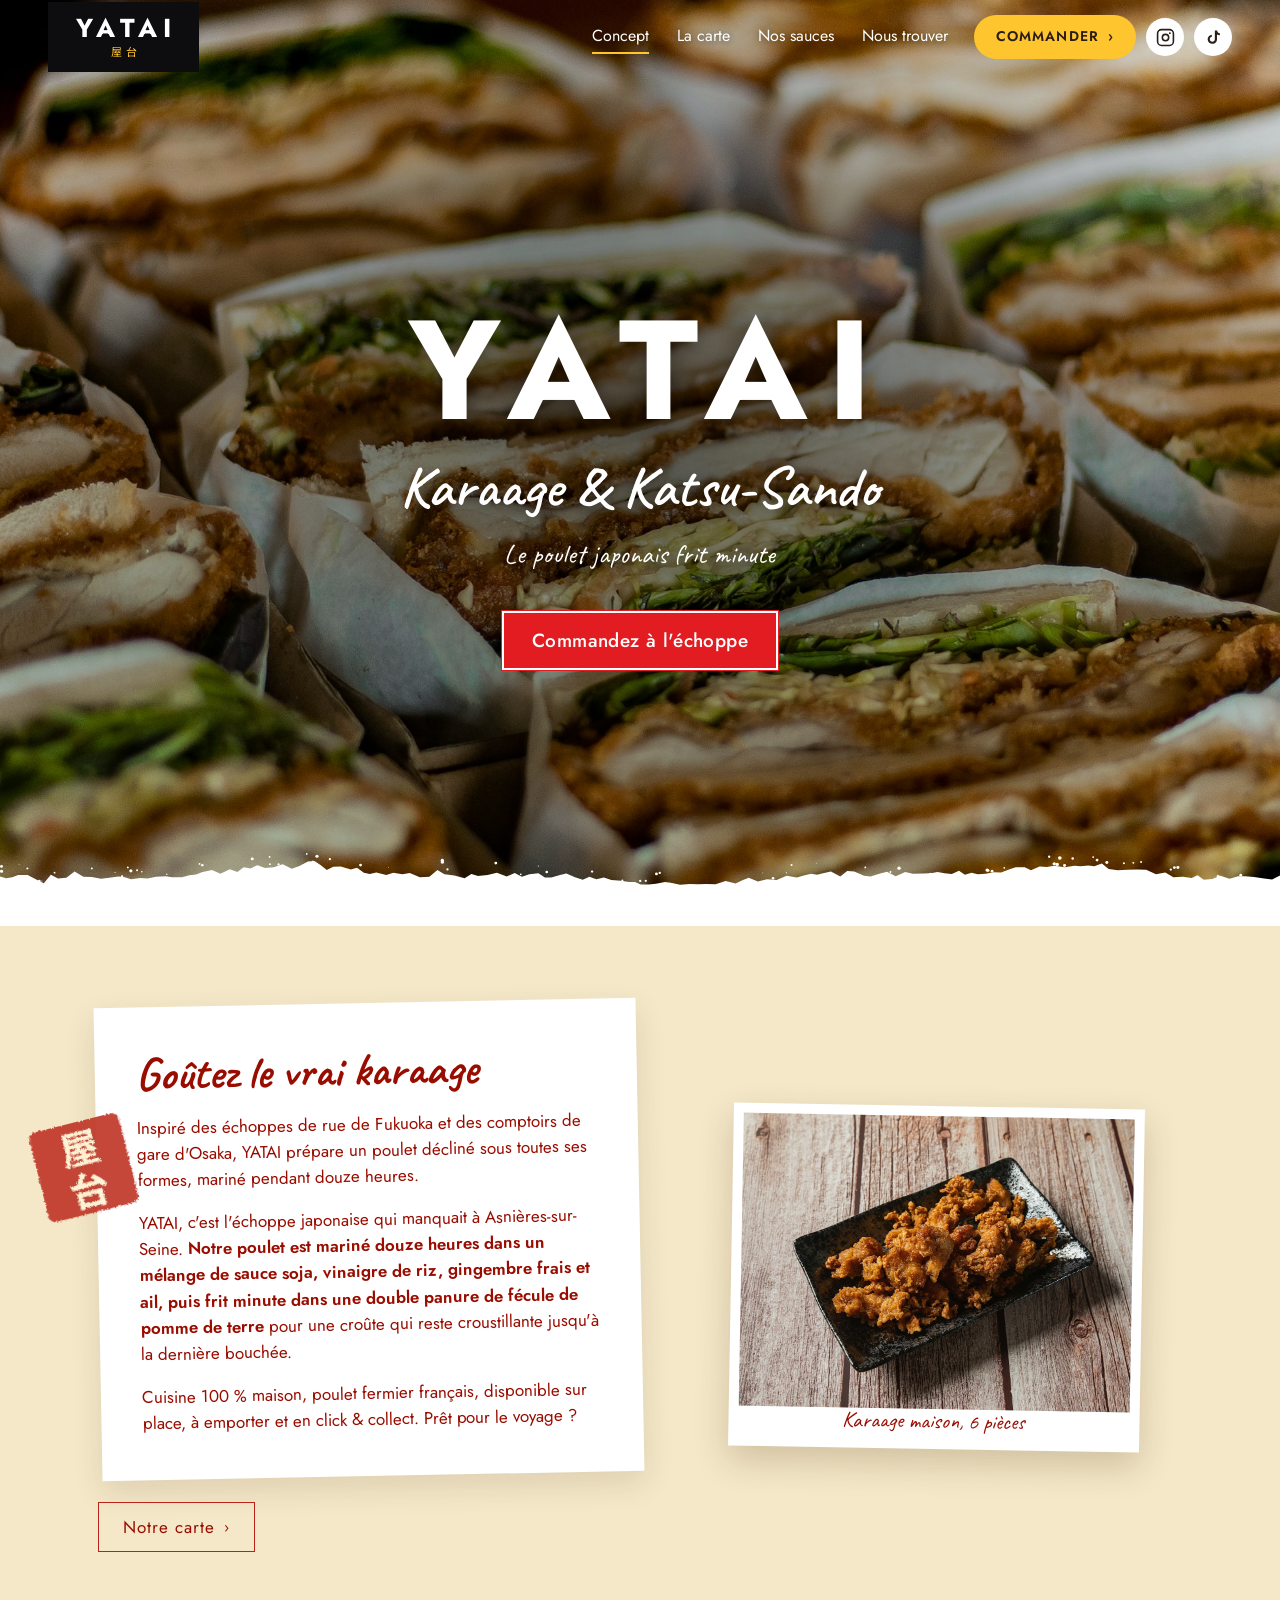
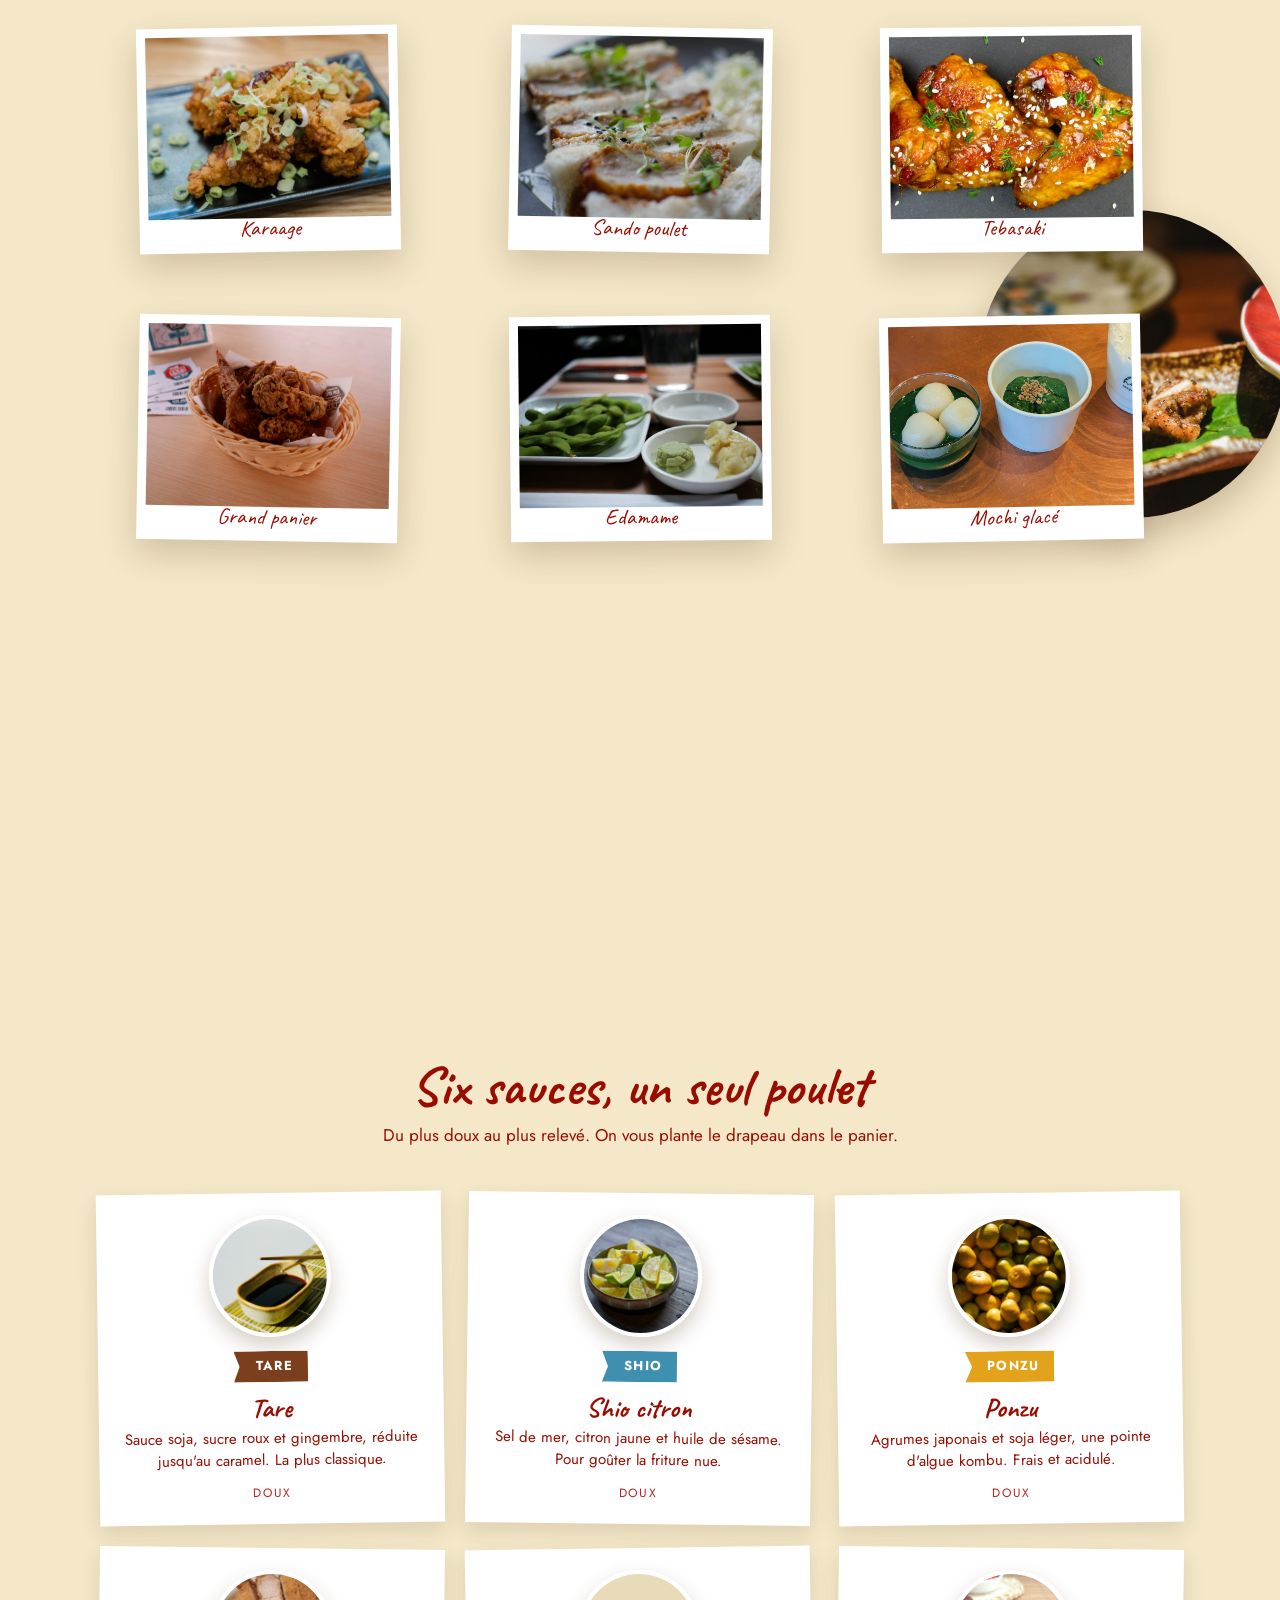
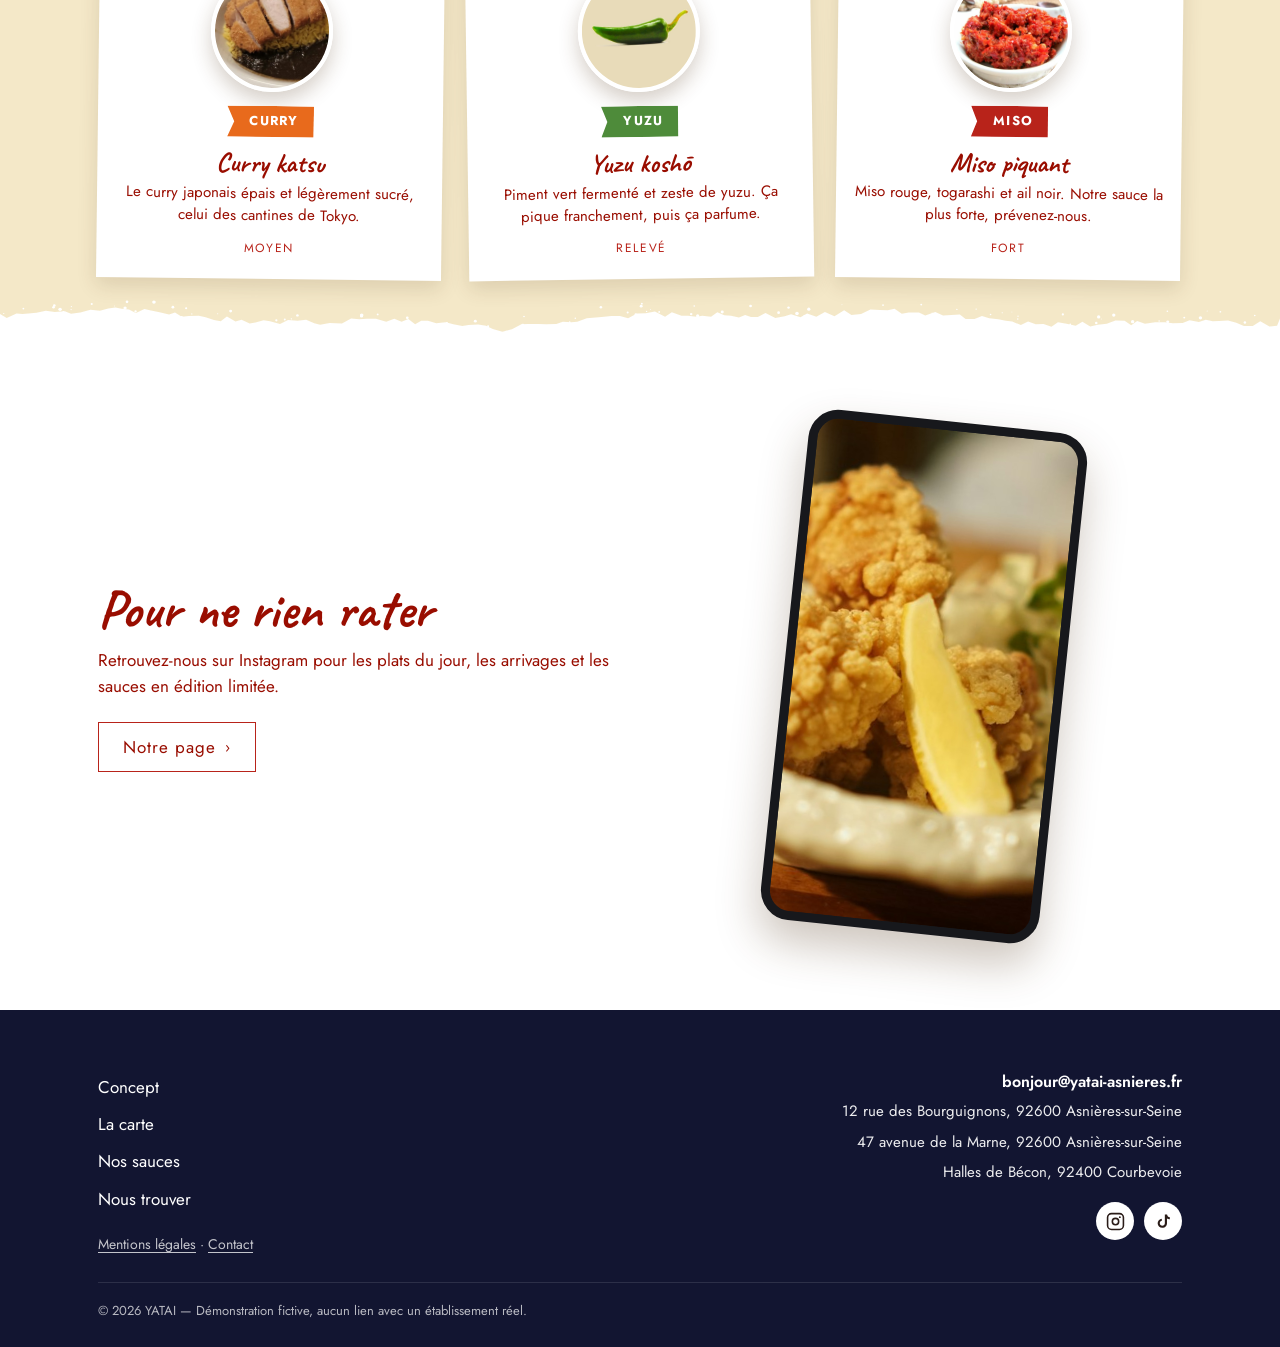
<file: index.html>
<!DOCTYPE html>
<html lang="fr">
<head>
<meta charset="utf-8">
<meta name="viewport" content="width=device-width, initial-scale=1">
<title>YATAI — Karaage & Katsu-Sando à Asnières-sur-Seine</title>
<link rel="icon" href="images/favicon/favicon.ico" sizes="48x48">
<link rel="icon" type="image/png" sizes="32x32" href="images/favicon/favicon-32.png">
<link rel="icon" type="image/png" sizes="16x16" href="images/favicon/favicon-16.png">
<link rel="apple-touch-icon" href="images/favicon/apple-touch-icon.png">
<meta name="description" content="Le poulet japonais frit minute. Karaage mariné 12 heures, katsu-sando et six sauces maison. YATAI, échoppe japonaise à Asnières-sur-Seine.">
<link rel="stylesheet" href="css/style.css?v=2">
</head>
<body>

<header class="header" id="header">
  <div class="wrap">
    <a class="logo-plate" href="index.html">
      <span class="name">YATAI</span>
      <span class="kanji">屋台</span>
    </a>
    <nav class="nav" aria-label="Navigation principale">
      <a href="index.html" aria-current="page">Concept</a>
      <a href="carte.html">La carte</a>
      <a href="index.html#sauces">Nos sauces</a>
      <a href="contact.html">Nous trouver</a>
    </nav>
    <div class="header-side">
      <a class="btn btn--yellow" href="carte.html">Commander <span class="chev">&rsaquo;</span></a>
      <a class="social" href="#" aria-label="Instagram">
        <svg viewBox="0 0 24 24" fill="none" stroke="currentColor" stroke-width="2"><rect x="2" y="2" width="20" height="20" rx="5"/><circle cx="12" cy="12" r="4"/><circle cx="17.5" cy="6.5" r="1.2" fill="currentColor" stroke="none"/></svg>
      </a>
      <a class="social" href="#" aria-label="TikTok">
        <svg viewBox="0 0 24 24" fill="currentColor"><path d="M16.5 3c.3 2 1.5 3.4 3.5 3.6v2.6c-1.3.1-2.5-.3-3.6-1v5.9c0 3.4-2.6 5.9-5.9 5.9S4.6 17.5 4.6 14.2c0-3 2.3-5.5 5.3-5.8v2.7c-1.5.3-2.6 1.6-2.6 3.1 0 1.8 1.4 3.2 3.2 3.2s3.2-1.4 3.2-3.2V3h2.8z"/></svg>
      </a>
      <button class="burger" id="burger" aria-label="Ouvrir le menu" aria-expanded="false" aria-controls="mobile-nav"><span></span></button>
    </div>
  </div>
</header>

<nav class="mobile-nav" id="mobile-nav" aria-label="Navigation mobile">
  <a href="index.html">Concept</a>
  <a href="carte.html">La carte</a>
  <a href="index.html#sauces">Nos sauces</a>
  <a href="contact.html">Nous trouver</a>
  <a class="btn btn--yellow" href="carte.html">Commander</a>
</nav>

<main>

  <section class="hero">
    <div class="hero-bg"></div>
    <div class="wrap">
      <h1 class="hero-name">YATAI</h1>
      <p class="hero-tagline">Karaage &amp; Katsu-Sando</p>
      <p class="hero-sub">Le poulet japonais frit minute</p>
      <a class="btn btn--hero" href="carte.html">Commandez à l'échoppe</a>
    </div>
  </section>

  <div class="torn torn--white-a" aria-hidden="true"></div>
  <div class="band-white" style="height:26px"></div>

  <section class="story band-cream">
    <div class="wrap">
      <div class="story-row">
        <div>
          <div class="paper-card tilt-l story-lead reveal">
            <svg class="hanko hanko--story" viewBox="0 0 100 100" aria-hidden="true">
              <defs><filter id="stamp"><feTurbulence type="fractalNoise" baseFrequency="0.5" numOctaves="3" result="n"/><feDisplacementMap in="SourceGraphic" in2="n" scale="4"/></filter></defs>
              <g filter="url(#stamp)">
                <rect x="5" y="5" width="90" height="90" rx="7" fill="#C0392B"/>
                <text x="50" y="45" text-anchor="middle" font-size="38" font-weight="700" fill="#FFF3D6" font-family="Noto Sans JP, sans-serif">屋</text>
                <text x="50" y="87" text-anchor="middle" font-size="38" font-weight="700" fill="#FFF3D6" font-family="Noto Sans JP, sans-serif">台</text>
              </g>
            </svg>
            <h2>Goûtez le vrai karaage</h2>
            <p>Inspiré des échoppes de rue de Fukuoka et des comptoirs de gare d'Osaka, YATAI prépare un poulet décliné sous toutes ses formes, mariné pendant douze heures.</p>
            <p>YATAI, c'est l'échoppe japonaise qui manquait à Asnières-sur-Seine. <strong>Notre poulet est mariné douze heures dans un mélange de sauce soja, vinaigre de riz, gingembre frais et ail, puis frit minute dans une double panure de fécule de pomme de terre</strong> pour une croûte qui reste croustillante jusqu'à la dernière bouchée.</p>
            <p>Cuisine 100 % maison, poulet fermier français, disponible sur place, à emporter et en click &amp; collect. Prêt pour le voyage ?</p>
          </div>
          <div class="story-actions">
            <a class="btn btn--outline" href="carte.html">Notre carte <span class="chev">&rsaquo;</span></a>
          </div>
        </div>

        <figure class="snap tilt-r reveal">
          <img src="images/karaage-plateau.jpg" alt="Karaage servi sur un plateau noir" width="1300" height="867" loading="lazy">
          <figcaption>Karaage maison, 6 pièces</figcaption>
        </figure>
      </div>

      <div class="float-plate fp-right plate" aria-hidden="true">
        <img src="images/grille.jpg" alt="" width="1200" height="800" loading="lazy">
      </div>

      <div class="product-strip reveal">
        <figure class="snap tilt-l">
          <img src="images/karaage-bleu.jpg" alt="Karaage nature servi sur une assiette bleue" width="1200" height="800" loading="lazy">
          <figcaption>Karaage</figcaption>
        </figure>
        <figure class="snap tilt-r">
          <img src="images/sando-poulet.jpg" alt="Katsu-sando au poulet coupé en deux" width="1000" height="667" loading="lazy">
          <figcaption>Sando poulet</figcaption>
        </figure>
        <figure class="snap tilt-l2">
          <img src="images/tebasaki.jpg" alt="Ailes de poulet laquées au sésame" width="1000" height="563" loading="lazy">
          <figcaption>Tebasaki</figcaption>
        </figure>
        <figure class="snap tilt-r">
          <img src="images/karaage-panier.jpg" alt="Grand panier de karaage à partager" width="1200" height="800" loading="lazy">
          <figcaption>Grand panier</figcaption>
        </figure>
        <figure class="snap tilt-l2">
          <img src="images/edamame.jpg" alt="Edamame servis avec du sel de yuzu" width="900" height="600" loading="lazy">
          <figcaption>Edamame</figcaption>
        </figure>
        <figure class="snap tilt-l">
          <img src="images/mochi.jpg" alt="Mochi glacés au sésame et au matcha" width="900" height="675" loading="lazy">
          <figcaption>Mochi glacé</figcaption>
        </figure>
      </div>

      <p class="strip-note reveal">Tout est à la carte, frit à la commande. <a href="carte.html">Voir la carte complète &rsaquo;</a></p>

      <div class="mini-cards">
        <div class="paper-card mini-card tilt-l2 reveal">
          <h3>Le karaage, c'est quoi ?</h3>
          <p>Du poulet mariné, fariné à la fécule, frit deux fois. Rien à voir avec une panure occidentale.</p>
          <a class="btn btn--outline" href="#sauces">Nos sauces <span class="chev">&rsaquo;</span></a>
        </div>
        <div class="paper-card mini-card tilt-r reveal">
          <h3>Le produit d'abord</h3>
          <p>Poulet fermier français, huile filtrée deux fois par jour, sauces préparées le matin même. Ce qui sort de la friteuse a moins de trois minutes.</p>
          <a class="btn btn--outline" href="contact.html">Nous trouver <span class="chev">&rsaquo;</span></a>
        </div>
      </div>
    </div>
  </section>

  <section class="sauces band-cream" id="sauces">
    <div class="wrap">
      <div class="sauces-head reveal">
        <h2>Six sauces, un seul poulet</h2>
        <p>Du plus doux au plus relevé. On vous plante le drapeau dans le panier.</p>
      </div>

      <div class="sauce-grid reveal">
        <article class="sauce">
          <img class="sauce-photo" src="images/sauce-tare.jpg" alt="Bol de sauce soja sur une natte de bambou" width="700" height="700" loading="lazy">
          <span class="flag" style="background:#7B3F1D">Tare</span>
          <h3>Tare</h3>
          <p>Sauce soja, sucre roux et gingembre, réduite jusqu'au caramel. La plus classique.</p>
          <span class="heat">Doux</span>
        </article>
        <article class="sauce">
          <img class="sauce-photo" src="images/sauce-shio.jpg" alt="Citrons coupés dans un bol" width="700" height="700" loading="lazy">
          <span class="flag" style="background:#3E8FB0">Shio</span>
          <h3>Shio citron</h3>
          <p>Sel de mer, citron jaune et huile de sésame. Pour goûter la friture nue.</p>
          <span class="heat">Doux</span>
        </article>
        <article class="sauce">
          <img class="sauce-photo" src="images/sauce-ponzu.jpg" alt="Agrumes japonais entiers" width="700" height="700" loading="lazy">
          <span class="flag" style="background:#E3A21B">Ponzu</span>
          <h3>Ponzu</h3>
          <p>Agrumes japonais et soja léger, une pointe d'algue kombu. Frais et acidulé.</p>
          <span class="heat">Doux</span>
        </article>
        <article class="sauce">
          <img class="sauce-photo" src="images/sauce-curry.jpg" alt="Assiette de curry katsu avec riz" width="700" height="700" loading="lazy">
          <span class="flag" style="background:#E86A1C">Curry</span>
          <h3>Curry katsu</h3>
          <p>Le curry japonais épais et légèrement sucré, celui des cantines de Tokyo.</p>
          <span class="heat">Moyen</span>
        </article>
        <article class="sauce">
          <img class="sauce-photo" src="images/sauce-yuzu.jpg" alt="Piment vert frais" width="700" height="700" loading="lazy">
          <span class="flag" style="background:#4E8B3A">Yuzu</span>
          <h3>Yuzu koshō</h3>
          <p>Piment vert fermenté et zeste de yuzu. Ça pique franchement, puis ça parfume.</p>
          <span class="heat">Relevé</span>
        </article>
        <article class="sauce">
          <img class="sauce-photo" src="images/sauce-miso.jpg" alt="Pâte de miso pimentée dans un bol" width="700" height="700" loading="lazy">
          <span class="flag" style="background:#B8231A">Miso</span>
          <h3>Miso piquant</h3>
          <p>Miso rouge, togarashi et ail noir. Notre sauce la plus forte, prévenez-nous.</p>
          <span class="heat">Fort</span>
        </article>
      </div>
    </div>
  </section>

  <div class="torn torn--white-b" aria-hidden="true"></div>

  <section class="social-section band-white">
    <div class="wrap">
      <div class="social-row">
        <div class="reveal">
          <h2>Pour ne rien rater</h2>
          <p>Retrouvez-nous sur Instagram pour les plats du jour, les arrivages et les sauces en édition limitée.</p>
          <a class="btn btn--outline" href="#">Notre page <span class="chev">&rsaquo;</span></a>
        </div>
        <div class="phone reveal">
          <img src="images/karaage-citron.jpg" alt="Karaage servi avec un quartier de citron" width="1100" height="2078" loading="lazy">
        </div>
      </div>
    </div>
  </section>

</main>

<footer class="footer">
  <div class="wrap">
    <div class="footer-grid">
      <div>
        <ul class="footer-nav">
          <li><a href="index.html">Concept</a></li>
          <li><a href="carte.html">La carte</a></li>
          <li><a href="index.html#sauces">Nos sauces</a></li>
          <li><a href="contact.html">Nous trouver</a></li>
        </ul>
        <p class="footer-legal"><a href="#">Mentions légales</a> &middot; <a href="contact.html">Contact</a></p>
      </div>
      <div class="footer-right">
        <h4><a href="mailto:bonjour@yatai-asnieres.fr">bonjour@yatai-asnieres.fr</a></h4>
        <ul>
          <li>12 rue des Bourguignons, 92600 Asnières-sur-Seine</li>
          <li>47 avenue de la Marne, 92600 Asnières-sur-Seine</li>
          <li>Halles de Bécon, 92400 Courbevoie</li>
        </ul>
        <div class="footer-socials">
          <a class="social" href="#" aria-label="Instagram">
            <svg viewBox="0 0 24 24" fill="none" stroke="currentColor" stroke-width="2"><rect x="2" y="2" width="20" height="20" rx="5"/><circle cx="12" cy="12" r="4"/><circle cx="17.5" cy="6.5" r="1.2" fill="currentColor" stroke="none"/></svg>
          </a>
          <a class="social" href="#" aria-label="TikTok">
            <svg viewBox="0 0 24 24" fill="currentColor"><path d="M16.5 3c.3 2 1.5 3.4 3.5 3.6v2.6c-1.3.1-2.5-.3-3.6-1v5.9c0 3.4-2.6 5.9-5.9 5.9S4.6 17.5 4.6 14.2c0-3 2.3-5.5 5.3-5.8v2.7c-1.5.3-2.6 1.6-2.6 3.1 0 1.8 1.4 3.2 3.2 3.2s3.2-1.4 3.2-3.2V3h2.8z"/></svg>
          </a>
        </div>
      </div>
    </div>
    <div class="footer-bottom">
      <span>© 2026 YATAI — Démonstration fictive, aucun lien avec un établissement réel.</span>
    </div>
  </div>
</footer>

<script src="js/main.js?v=2"></script>
</body>
</html>
</file>
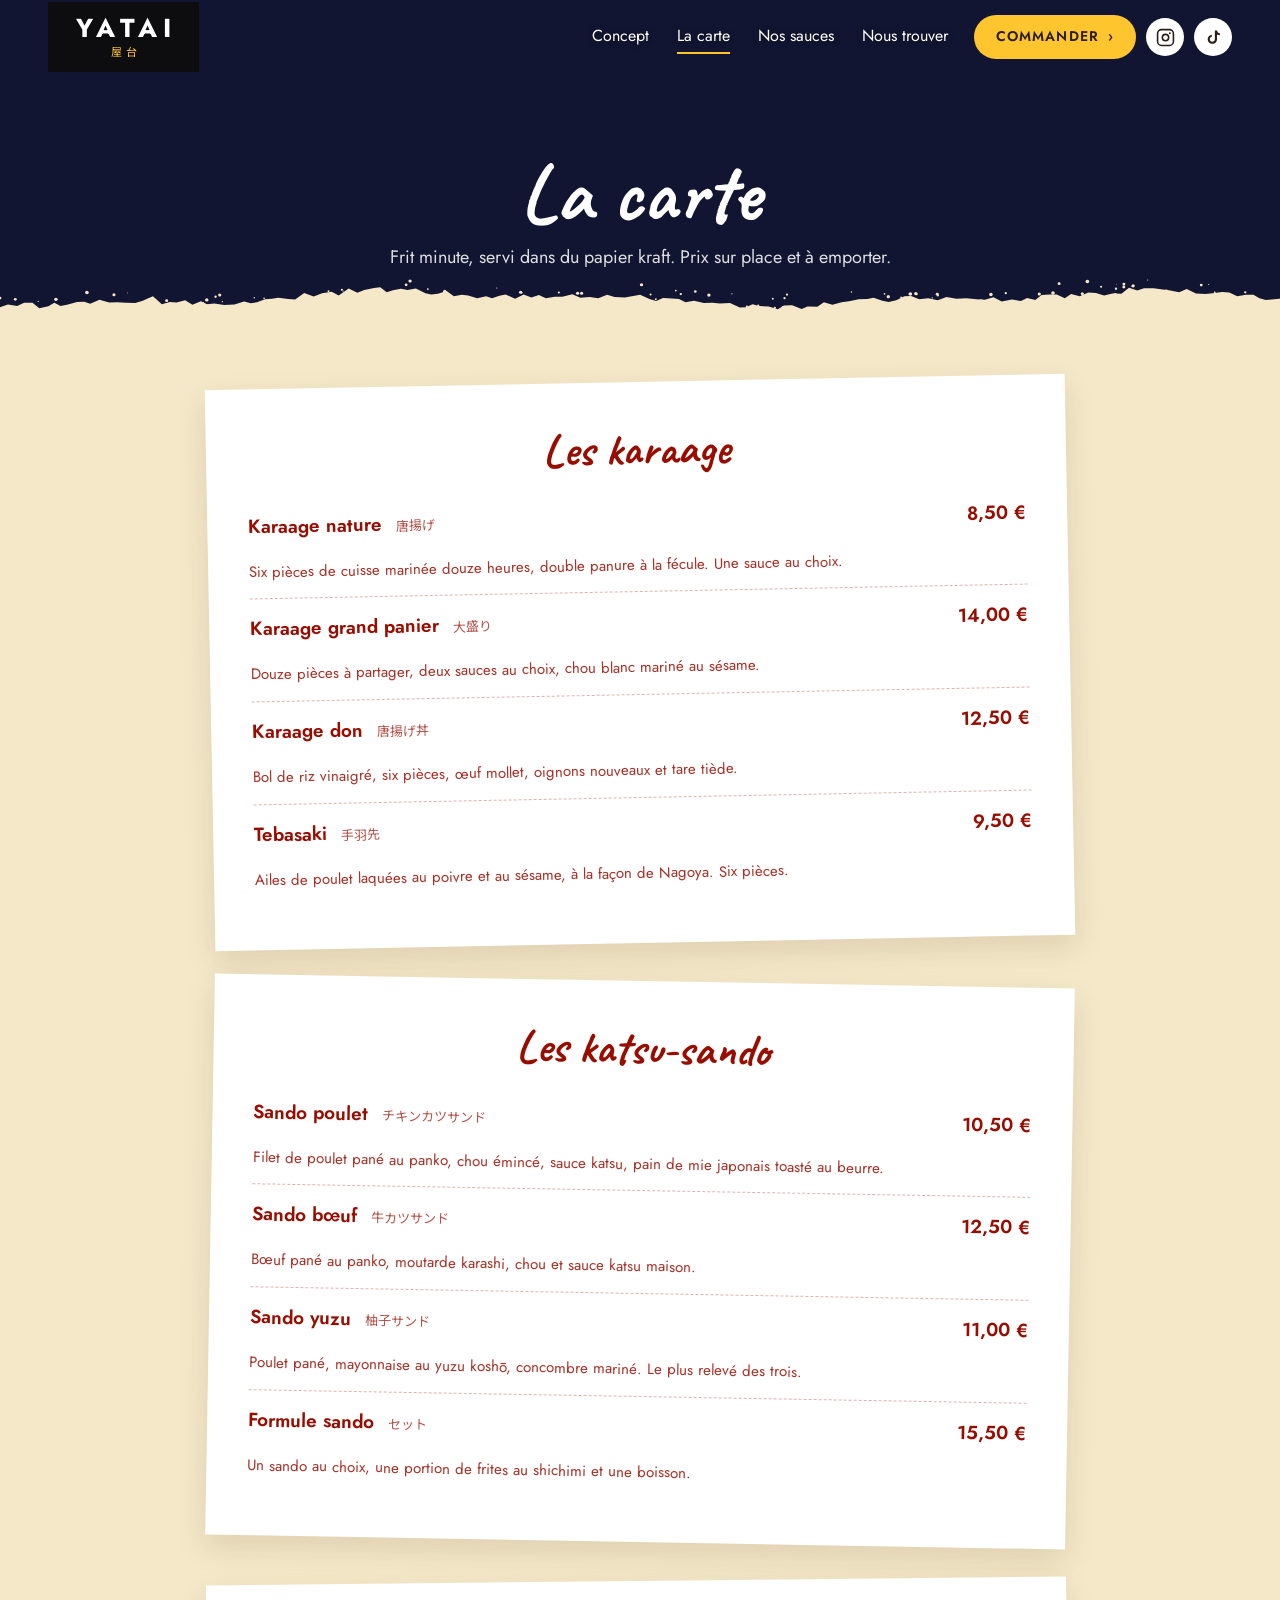
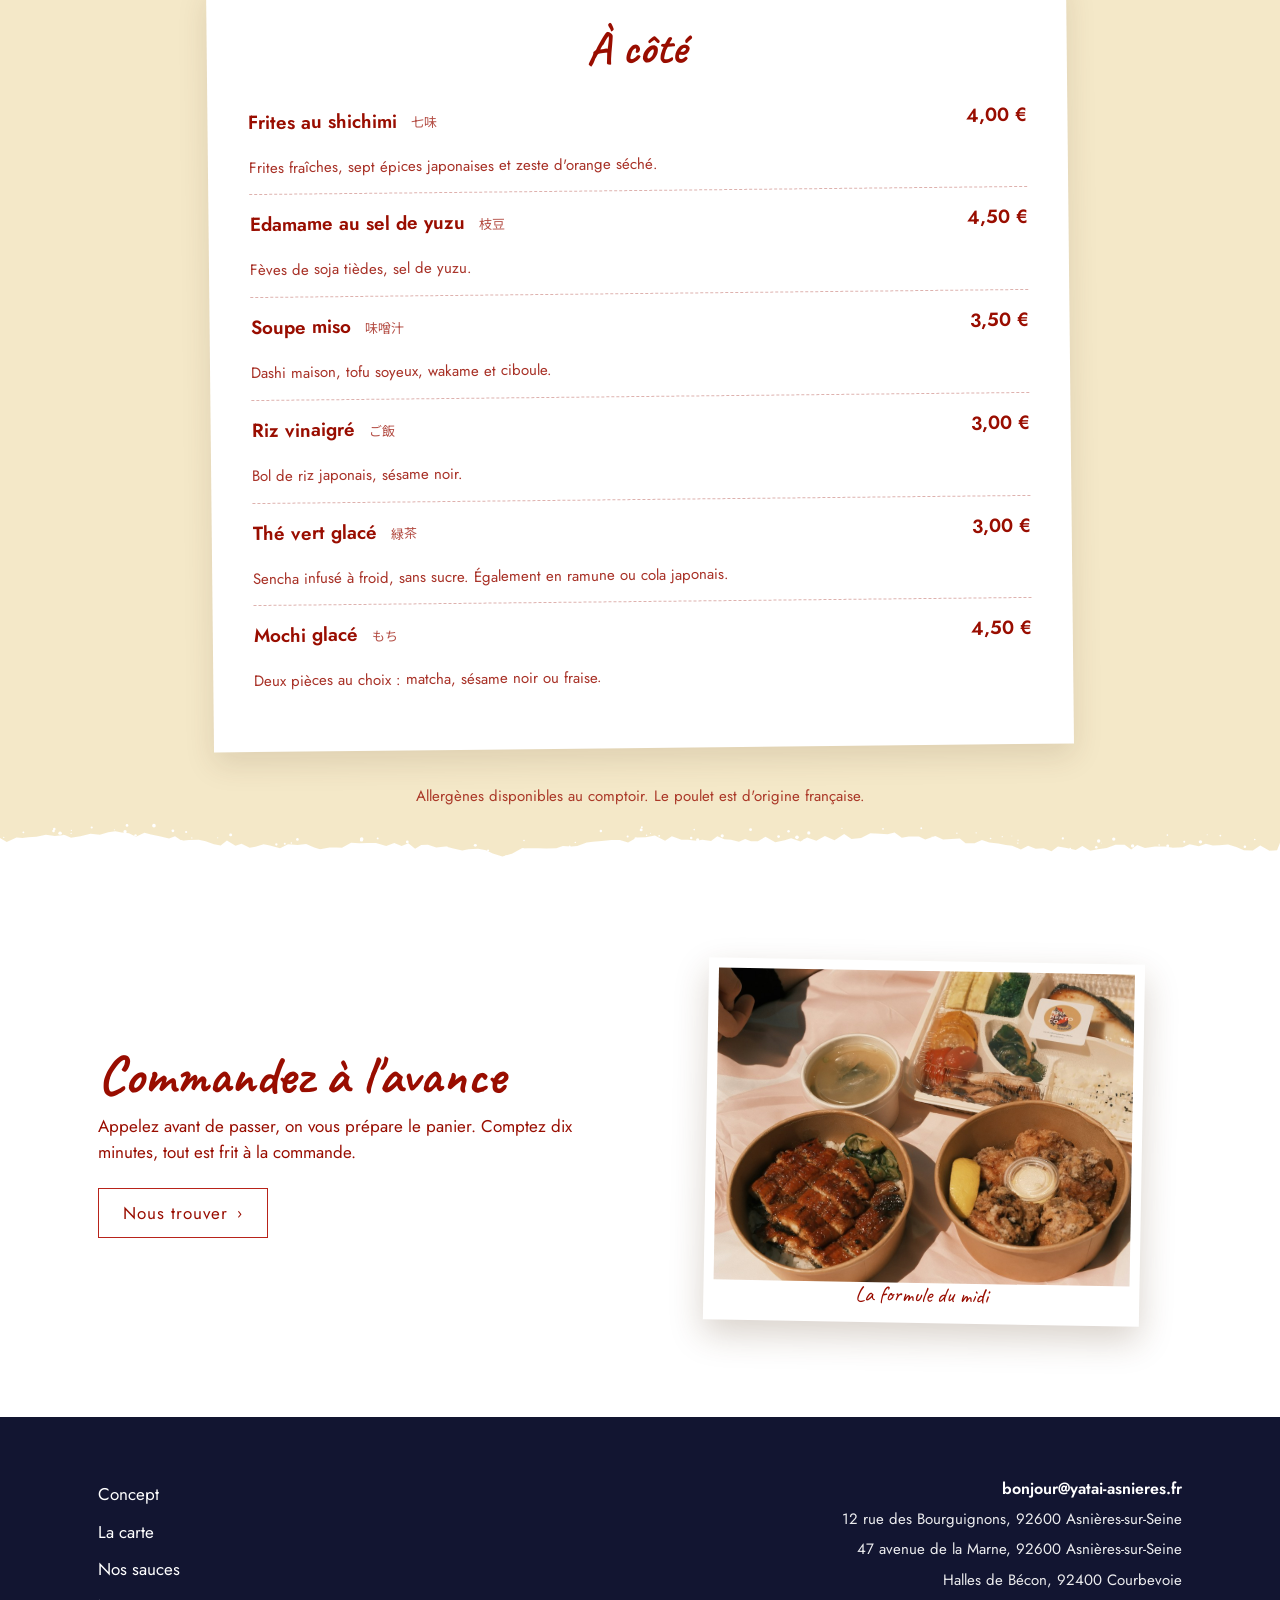
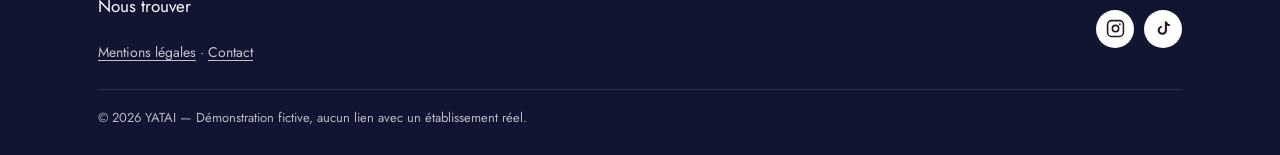
<file: carte.html>
<!DOCTYPE html>
<html lang="fr">
<head>
<meta charset="utf-8">
<meta name="viewport" content="width=device-width, initial-scale=1">
<title>La carte — YATAI, karaage & katsu-sando à Asnières-sur-Seine</title>
<link rel="icon" href="images/favicon/favicon.ico" sizes="48x48">
<link rel="icon" type="image/png" sizes="32x32" href="images/favicon/favicon-32.png">
<link rel="icon" type="image/png" sizes="16x16" href="images/favicon/favicon-16.png">
<link rel="apple-touch-icon" href="images/favicon/apple-touch-icon.png">
<meta name="description" content="Karaage, katsu-sando, donburi et accompagnements. La carte de YATAI, échoppe japonaise à Asnières-sur-Seine.">
<link rel="stylesheet" href="css/style.css?v=2">
</head>
<body>

<header class="header" id="header">
  <div class="wrap">
    <a class="logo-plate" href="index.html">
      <span class="name">YATAI</span>
      <span class="kanji">屋台</span>
    </a>
    <nav class="nav" aria-label="Navigation principale">
      <a href="index.html">Concept</a>
      <a href="carte.html" aria-current="page">La carte</a>
      <a href="index.html#sauces">Nos sauces</a>
      <a href="contact.html">Nous trouver</a>
    </nav>
    <div class="header-side">
      <a class="btn btn--yellow" href="contact.html">Commander <span class="chev">&rsaquo;</span></a>
      <a class="social" href="#" aria-label="Instagram">
        <svg viewBox="0 0 24 24" fill="none" stroke="currentColor" stroke-width="2"><rect x="2" y="2" width="20" height="20" rx="5"/><circle cx="12" cy="12" r="4"/><circle cx="17.5" cy="6.5" r="1.2" fill="currentColor" stroke="none"/></svg>
      </a>
      <a class="social" href="#" aria-label="TikTok">
        <svg viewBox="0 0 24 24" fill="currentColor"><path d="M16.5 3c.3 2 1.5 3.4 3.5 3.6v2.6c-1.3.1-2.5-.3-3.6-1v5.9c0 3.4-2.6 5.9-5.9 5.9S4.6 17.5 4.6 14.2c0-3 2.3-5.5 5.3-5.8v2.7c-1.5.3-2.6 1.6-2.6 3.1 0 1.8 1.4 3.2 3.2 3.2s3.2-1.4 3.2-3.2V3h2.8z"/></svg>
      </a>
      <button class="burger" id="burger" aria-label="Ouvrir le menu" aria-expanded="false" aria-controls="mobile-nav"><span></span></button>
    </div>
  </div>
</header>

<nav class="mobile-nav" id="mobile-nav" aria-label="Navigation mobile">
  <a href="index.html">Concept</a>
  <a href="carte.html">La carte</a>
  <a href="index.html#sauces">Nos sauces</a>
  <a href="contact.html">Nous trouver</a>
  <a class="btn btn--yellow" href="contact.html">Commander</a>
</nav>

<main>

  <section class="page-head">
    <div class="wrap">
      <h1>La carte</h1>
      <p>Frit minute, servi dans du papier kraft. Prix sur place et à emporter.</p>
    </div>
  </section>

  <div class="torn torn--cream-a" aria-hidden="true"></div>

  <section class="menu-section band-cream">
    <div class="wrap">
      <div class="paper-card tilt-l reveal" style="max-width:860px;margin-inline:auto">
        <h2 class="menu-title">Les karaage</h2>
        <div class="menu-list">
          <article class="menu-item">
            <h3>Karaage nature <span class="jp-name">唐揚げ</span></h3>
            <span class="price">8,50 €</span>
            <p>Six pièces de cuisse marinée douze heures, double panure à la fécule. Une sauce au choix.</p>
          </article>
          <article class="menu-item">
            <h3>Karaage grand panier <span class="jp-name">大盛り</span></h3>
            <span class="price">14,00 €</span>
            <p>Douze pièces à partager, deux sauces au choix, chou blanc mariné au sésame.</p>
          </article>
          <article class="menu-item">
            <h3>Karaage don <span class="jp-name">唐揚げ丼</span></h3>
            <span class="price">12,50 €</span>
            <p>Bol de riz vinaigré, six pièces, œuf mollet, oignons nouveaux et tare tiède.</p>
          </article>
          <article class="menu-item">
            <h3>Tebasaki <span class="jp-name">手羽先</span></h3>
            <span class="price">9,50 €</span>
            <p>Ailes de poulet laquées au poivre et au sésame, à la façon de Nagoya. Six pièces.</p>
          </article>
        </div>
      </div>

      <div class="paper-card tilt-r reveal" style="max-width:860px;margin:clamp(22px,3vw,40px) auto 0">
        <h2 class="menu-title">Les katsu-sando</h2>
        <div class="menu-list">
          <article class="menu-item">
            <h3>Sando poulet <span class="jp-name">チキンカツサンド</span></h3>
            <span class="price">10,50 €</span>
            <p>Filet de poulet pané au panko, chou émincé, sauce katsu, pain de mie japonais toasté au beurre.</p>
          </article>
          <article class="menu-item">
            <h3>Sando bœuf <span class="jp-name">牛カツサンド</span></h3>
            <span class="price">12,50 €</span>
            <p>Bœuf pané au panko, moutarde karashi, chou et sauce katsu maison.</p>
          </article>
          <article class="menu-item">
            <h3>Sando yuzu <span class="jp-name">柚子サンド</span></h3>
            <span class="price">11,00 €</span>
            <p>Poulet pané, mayonnaise au yuzu koshō, concombre mariné. Le plus relevé des trois.</p>
          </article>
          <article class="menu-item">
            <h3>Formule sando <span class="jp-name">セット</span></h3>
            <span class="price">15,50 €</span>
            <p>Un sando au choix, une portion de frites au shichimi et une boisson.</p>
          </article>
        </div>
      </div>

      <div class="paper-card tilt-l2 reveal" style="max-width:860px;margin:clamp(22px,3vw,40px) auto 0">
        <h2 class="menu-title">À côté</h2>
        <div class="menu-list">
          <article class="menu-item">
            <h3>Frites au shichimi <span class="jp-name">七味</span></h3>
            <span class="price">4,00 €</span>
            <p>Frites fraîches, sept épices japonaises et zeste d'orange séché.</p>
          </article>
          <article class="menu-item">
            <h3>Edamame au sel de yuzu <span class="jp-name">枝豆</span></h3>
            <span class="price">4,50 €</span>
            <p>Fèves de soja tièdes, sel de yuzu.</p>
          </article>
          <article class="menu-item">
            <h3>Soupe miso <span class="jp-name">味噌汁</span></h3>
            <span class="price">3,50 €</span>
            <p>Dashi maison, tofu soyeux, wakame et ciboule.</p>
          </article>
          <article class="menu-item">
            <h3>Riz vinaigré <span class="jp-name">ご飯</span></h3>
            <span class="price">3,00 €</span>
            <p>Bol de riz japonais, sésame noir.</p>
          </article>
          <article class="menu-item">
            <h3>Thé vert glacé <span class="jp-name">緑茶</span></h3>
            <span class="price">3,00 €</span>
            <p>Sencha infusé à froid, sans sucre. Également en ramune ou cola japonais.</p>
          </article>
          <article class="menu-item">
            <h3>Mochi glacé <span class="jp-name">もち</span></h3>
            <span class="price">4,50 €</span>
            <p>Deux pièces au choix : matcha, sésame noir ou fraise.</p>
          </article>
        </div>
      </div>

      <p style="text-align:center;margin-top:clamp(22px,3vw,38px);font-size:15px;opacity:.8">
        Allergènes disponibles au comptoir. Le poulet est d'origine française.
      </p>
    </div>
  </section>

  <div class="torn torn--white-b" aria-hidden="true"></div>

  <section class="social-section band-white">
    <div class="wrap">
      <div class="social-row">
        <div class="reveal">
          <h2>Commandez à l'avance</h2>
          <p>Appelez avant de passer, on vous prépare le panier. Comptez dix minutes, tout est frit à la commande.</p>
          <a class="btn btn--outline" href="contact.html">Nous trouver <span class="chev">&rsaquo;</span></a>
        </div>
        <figure class="snap tilt-r reveal">
          <img src="images/bento.jpg" alt="Plateau japonais avec karaage, riz et accompagnements" width="1200" height="800" loading="lazy">
          <figcaption>La formule du midi</figcaption>
        </figure>
      </div>
    </div>
  </section>

</main>

<footer class="footer">
  <div class="wrap">
    <div class="footer-grid">
      <div>
        <ul class="footer-nav">
          <li><a href="index.html">Concept</a></li>
          <li><a href="carte.html">La carte</a></li>
          <li><a href="index.html#sauces">Nos sauces</a></li>
          <li><a href="contact.html">Nous trouver</a></li>
        </ul>
        <p class="footer-legal"><a href="#">Mentions légales</a> &middot; <a href="contact.html">Contact</a></p>
      </div>
      <div class="footer-right">
        <h4><a href="mailto:bonjour@yatai-asnieres.fr">bonjour@yatai-asnieres.fr</a></h4>
        <ul>
          <li>12 rue des Bourguignons, 92600 Asnières-sur-Seine</li>
          <li>47 avenue de la Marne, 92600 Asnières-sur-Seine</li>
          <li>Halles de Bécon, 92400 Courbevoie</li>
        </ul>
        <div class="footer-socials">
          <a class="social" href="#" aria-label="Instagram">
            <svg viewBox="0 0 24 24" fill="none" stroke="currentColor" stroke-width="2"><rect x="2" y="2" width="20" height="20" rx="5"/><circle cx="12" cy="12" r="4"/><circle cx="17.5" cy="6.5" r="1.2" fill="currentColor" stroke="none"/></svg>
          </a>
          <a class="social" href="#" aria-label="TikTok">
            <svg viewBox="0 0 24 24" fill="currentColor"><path d="M16.5 3c.3 2 1.5 3.4 3.5 3.6v2.6c-1.3.1-2.5-.3-3.6-1v5.9c0 3.4-2.6 5.9-5.9 5.9S4.6 17.5 4.6 14.2c0-3 2.3-5.5 5.3-5.8v2.7c-1.5.3-2.6 1.6-2.6 3.1 0 1.8 1.4 3.2 3.2 3.2s3.2-1.4 3.2-3.2V3h2.8z"/></svg>
          </a>
        </div>
      </div>
    </div>
    <div class="footer-bottom">
      <span>© 2026 YATAI — Démonstration fictive, aucun lien avec un établissement réel.</span>
    </div>
  </div>
</footer>

<script src="js/main.js?v=2"></script>
</body>
</html>
</file>
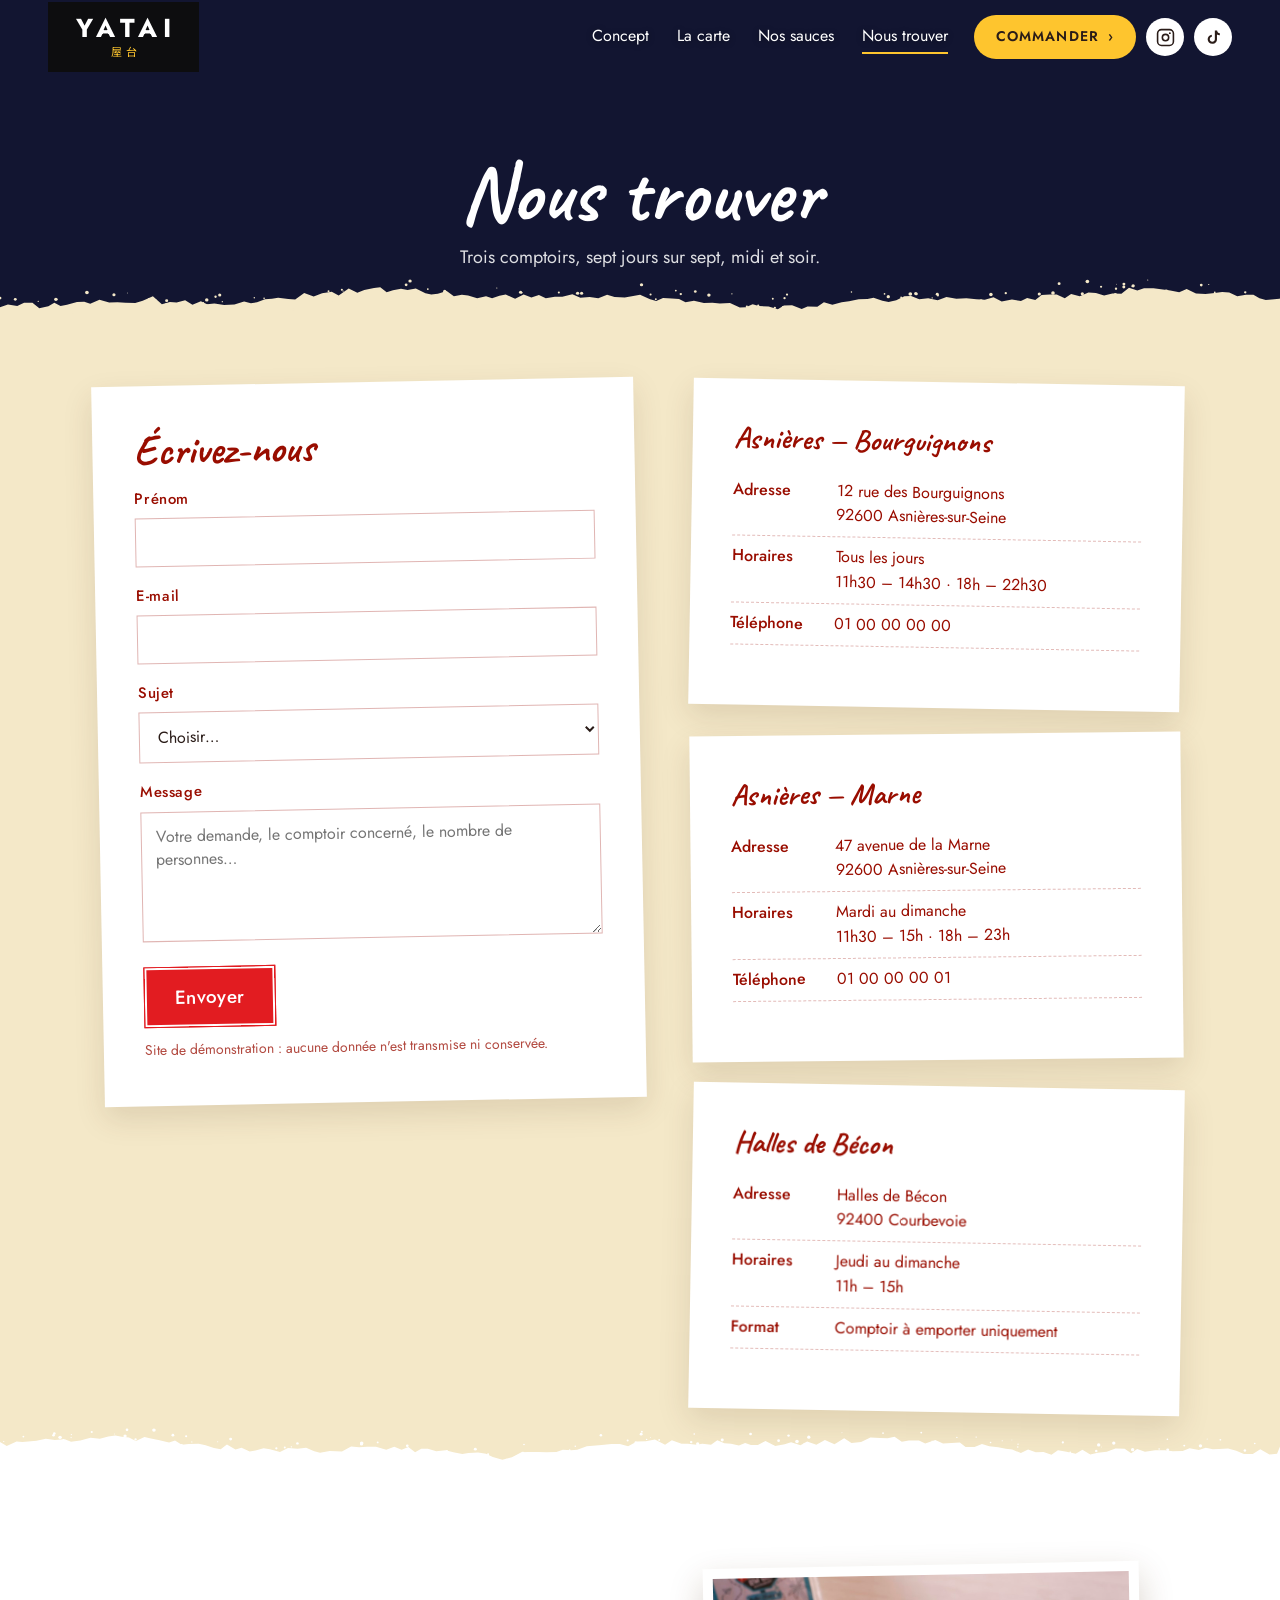
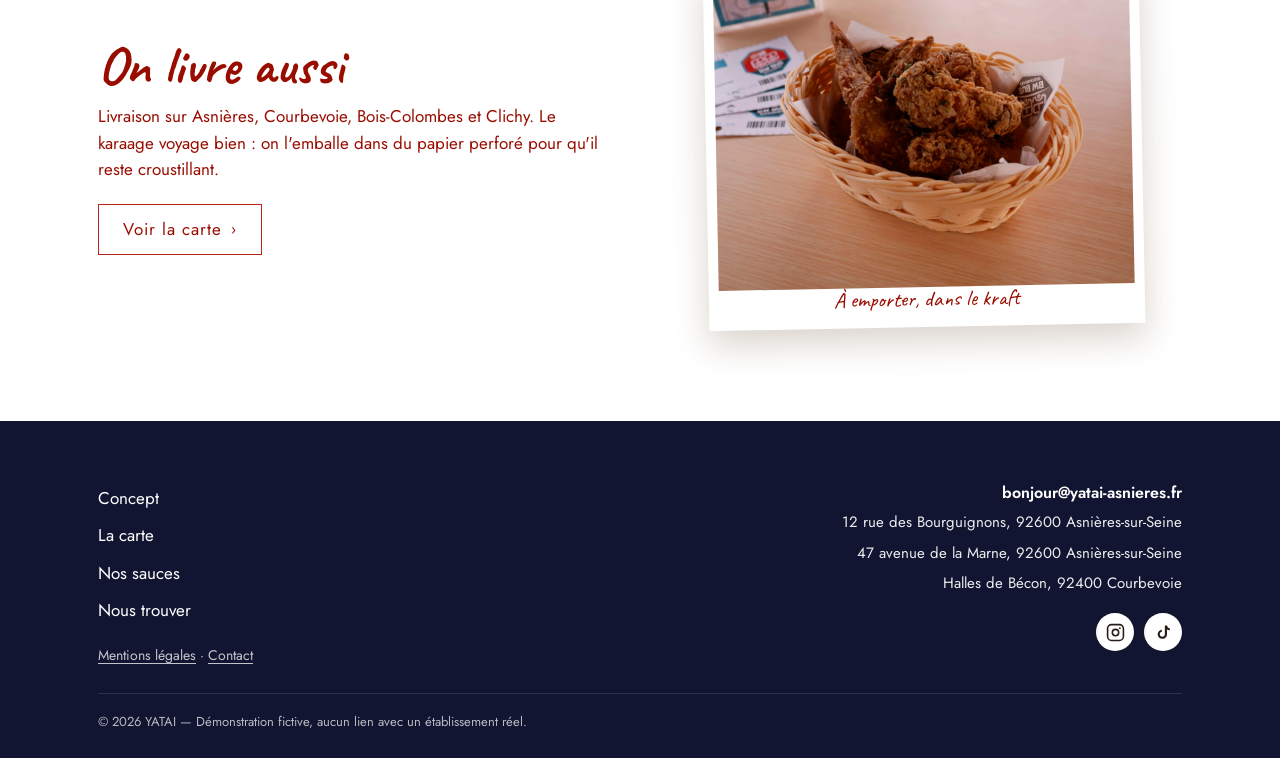
<file: contact.html>
<!DOCTYPE html>
<html lang="fr">
<head>
<meta charset="utf-8">
<meta name="viewport" content="width=device-width, initial-scale=1">
<title>Nous trouver — YATAI, Asnières-sur-Seine</title>
<link rel="icon" href="images/favicon/favicon.ico" sizes="48x48">
<link rel="icon" type="image/png" sizes="32x32" href="images/favicon/favicon-32.png">
<link rel="icon" type="image/png" sizes="16x16" href="images/favicon/favicon-16.png">
<link rel="apple-touch-icon" href="images/favicon/apple-touch-icon.png">
<meta name="description" content="Adresses, horaires et contact de YATAI, échoppe de karaage et katsu-sando à Asnières-sur-Seine.">
<link rel="stylesheet" href="css/style.css?v=2">
</head>
<body>

<header class="header" id="header">
  <div class="wrap">
    <a class="logo-plate" href="index.html">
      <span class="name">YATAI</span>
      <span class="kanji">屋台</span>
    </a>
    <nav class="nav" aria-label="Navigation principale">
      <a href="index.html">Concept</a>
      <a href="carte.html">La carte</a>
      <a href="index.html#sauces">Nos sauces</a>
      <a href="contact.html" aria-current="page">Nous trouver</a>
    </nav>
    <div class="header-side">
      <a class="btn btn--yellow" href="carte.html">Commander <span class="chev">&rsaquo;</span></a>
      <a class="social" href="#" aria-label="Instagram">
        <svg viewBox="0 0 24 24" fill="none" stroke="currentColor" stroke-width="2"><rect x="2" y="2" width="20" height="20" rx="5"/><circle cx="12" cy="12" r="4"/><circle cx="17.5" cy="6.5" r="1.2" fill="currentColor" stroke="none"/></svg>
      </a>
      <a class="social" href="#" aria-label="TikTok">
        <svg viewBox="0 0 24 24" fill="currentColor"><path d="M16.5 3c.3 2 1.5 3.4 3.5 3.6v2.6c-1.3.1-2.5-.3-3.6-1v5.9c0 3.4-2.6 5.9-5.9 5.9S4.6 17.5 4.6 14.2c0-3 2.3-5.5 5.3-5.8v2.7c-1.5.3-2.6 1.6-2.6 3.1 0 1.8 1.4 3.2 3.2 3.2s3.2-1.4 3.2-3.2V3h2.8z"/></svg>
      </a>
      <button class="burger" id="burger" aria-label="Ouvrir le menu" aria-expanded="false" aria-controls="mobile-nav"><span></span></button>
    </div>
  </div>
</header>

<nav class="mobile-nav" id="mobile-nav" aria-label="Navigation mobile">
  <a href="index.html">Concept</a>
  <a href="carte.html">La carte</a>
  <a href="index.html#sauces">Nos sauces</a>
  <a href="contact.html">Nous trouver</a>
  <a class="btn btn--yellow" href="carte.html">Commander</a>
</nav>

<main>

  <section class="page-head">
    <div class="wrap">
      <h1>Nous trouver</h1>
      <p>Trois comptoirs, sept jours sur sept, midi et soir.</p>
    </div>
  </section>

  <div class="torn torn--cream-a" aria-hidden="true"></div>

  <section class="menu-section band-cream">
    <div class="wrap">
      <div class="contact-grid">

        <div class="paper-card tilt-l reveal">
          <div class="form-ok" id="form-ok" role="status">
            <b>Message envoyé.</b>
            <p style="margin-top:6px">Merci, on vous répond dans la journée. Sur un vrai site, ce formulaire serait relié à une boîte mail ou à un service comme Formspree.</p>
          </div>

          <h2 style="font-size:clamp(30px,3.6vw,42px);margin-bottom:16px">Écrivez-nous</h2>

          <form id="contact-form" novalidate>
            <div class="field">
              <label for="nom">Prénom</label>
              <input type="text" id="nom" name="nom" autocomplete="given-name">
              <span class="err"></span>
            </div>
            <div class="field">
              <label for="email">E-mail</label>
              <input type="email" id="email" name="email" autocomplete="email">
              <span class="err"></span>
            </div>
            <div class="field">
              <label for="sujet">Sujet</label>
              <select id="sujet" name="sujet">
                <option value="">Choisir…</option>
                <option value="commande">Une commande à l'avance</option>
                <option value="groupe">Commande pour un groupe</option>
                <option value="event">Privatisation ou événement</option>
                <option value="allergenes">Question sur les allergènes</option>
                <option value="autre">Autre</option>
              </select>
              <span class="err"></span>
            </div>
            <div class="field">
              <label for="message">Message</label>
              <textarea id="message" name="message" placeholder="Votre demande, le comptoir concerné, le nombre de personnes…"></textarea>
              <span class="err"></span>
            </div>
            <button class="btn btn--hero" type="submit">Envoyer</button>
            <p style="margin-top:12px;font-size:14px;opacity:.75">Site de démonstration : aucune donnée n'est transmise ni conservée.</p>
          </form>
        </div>

        <aside>
          <div class="paper-card tilt-r reveal info-block">
            <h3>Asnières — Bourguignons</h3>
            <dl>
              <div class="info-row"><dt>Adresse</dt><dd>12 rue des Bourguignons<br>92600 Asnières-sur-Seine</dd></div>
              <div class="info-row"><dt>Horaires</dt><dd>Tous les jours<br>11h30 – 14h30 &middot; 18h – 22h30</dd></div>
              <div class="info-row"><dt>Téléphone</dt><dd><a href="tel:+33100000000">01 00 00 00 00</a></dd></div>
            </dl>
          </div>

          <div class="paper-card tilt-l2 reveal info-block">
            <h3>Asnières — Marne</h3>
            <dl>
              <div class="info-row"><dt>Adresse</dt><dd>47 avenue de la Marne<br>92600 Asnières-sur-Seine</dd></div>
              <div class="info-row"><dt>Horaires</dt><dd>Mardi au dimanche<br>11h30 – 15h &middot; 18h – 23h</dd></div>
              <div class="info-row"><dt>Téléphone</dt><dd><a href="tel:+33100000001">01 00 00 00 01</a></dd></div>
            </dl>
          </div>

          <div class="paper-card tilt-r reveal info-block" style="margin-bottom:0">
            <h3>Halles de Bécon</h3>
            <dl>
              <div class="info-row"><dt>Adresse</dt><dd>Halles de Bécon<br>92400 Courbevoie</dd></div>
              <div class="info-row"><dt>Horaires</dt><dd>Jeudi au dimanche<br>11h – 15h</dd></div>
              <div class="info-row"><dt>Format</dt><dd>Comptoir à emporter uniquement</dd></div>
            </dl>
          </div>
        </aside>

      </div>
    </div>
  </section>

  <div class="torn torn--white-b" aria-hidden="true"></div>

  <section class="social-section band-white">
    <div class="wrap">
      <div class="social-row">
        <div class="reveal">
          <h2>On livre aussi</h2>
          <p>Livraison sur Asnières, Courbevoie, Bois-Colombes et Clichy. Le karaage voyage bien : on l'emballe dans du papier perforé pour qu'il reste croustillant.</p>
          <a class="btn btn--outline" href="carte.html">Voir la carte <span class="chev">&rsaquo;</span></a>
        </div>
        <figure class="snap tilt-l reveal">
          <img src="images/karaage-panier.jpg" alt="Panier de poulet frit japonais servi avec une sauce" width="1200" height="800" loading="lazy">
          <figcaption>À emporter, dans le kraft</figcaption>
        </figure>
      </div>
    </div>
  </section>

</main>

<footer class="footer">
  <div class="wrap">
    <div class="footer-grid">
      <div>
        <ul class="footer-nav">
          <li><a href="index.html">Concept</a></li>
          <li><a href="carte.html">La carte</a></li>
          <li><a href="index.html#sauces">Nos sauces</a></li>
          <li><a href="contact.html">Nous trouver</a></li>
        </ul>
        <p class="footer-legal"><a href="#">Mentions légales</a> &middot; <a href="contact.html">Contact</a></p>
      </div>
      <div class="footer-right">
        <h4><a href="mailto:bonjour@yatai-asnieres.fr">bonjour@yatai-asnieres.fr</a></h4>
        <ul>
          <li>12 rue des Bourguignons, 92600 Asnières-sur-Seine</li>
          <li>47 avenue de la Marne, 92600 Asnières-sur-Seine</li>
          <li>Halles de Bécon, 92400 Courbevoie</li>
        </ul>
        <div class="footer-socials">
          <a class="social" href="#" aria-label="Instagram">
            <svg viewBox="0 0 24 24" fill="none" stroke="currentColor" stroke-width="2"><rect x="2" y="2" width="20" height="20" rx="5"/><circle cx="12" cy="12" r="4"/><circle cx="17.5" cy="6.5" r="1.2" fill="currentColor" stroke="none"/></svg>
          </a>
          <a class="social" href="#" aria-label="TikTok">
            <svg viewBox="0 0 24 24" fill="currentColor"><path d="M16.5 3c.3 2 1.5 3.4 3.5 3.6v2.6c-1.3.1-2.5-.3-3.6-1v5.9c0 3.4-2.6 5.9-5.9 5.9S4.6 17.5 4.6 14.2c0-3 2.3-5.5 5.3-5.8v2.7c-1.5.3-2.6 1.6-2.6 3.1 0 1.8 1.4 3.2 3.2 3.2s3.2-1.4 3.2-3.2V3h2.8z"/></svg>
          </a>
        </div>
      </div>
    </div>
    <div class="footer-bottom">
      <span>© 2026 YATAI — Démonstration fictive, aucun lien avec un établissement réel.</span>
    </div>
  </div>
</footer>

<script src="js/main.js?v=2"></script>
</body>
</html>
</file>
<file: css/style.css>
/* YATAI — karaage & katsu-sando.
   Design system cloné de caravana.fr : fond papier crème, cartes blanches inclinées,
   bords de papier déchiré entre sections, titres manuscrits rouge bordeaux, footer bleu nuit. */
@import url('https://fonts.googleapis.com/css2?family=Caveat:wght@500;600;700&family=Jost:wght@300;400;500;600;700&family=Noto+Sans+JP:wght@400;700&display=swap');

:root {
  /* palette relevée directement sur caravana.fr */
  --cream: #F4E8C8;
  --cream-2: #FBF3DF;
  --white: #FFFFFF;
  --red-deep: #990D00;
  --red-mid: #B8231A;
  --red-bright: #E21C21;
  --yellow: #FEC52E;
  --navy: #121531;
  --ink: #2A1C18;

  --font-script: "Caveat", "Segoe Script", cursive;
  --font-body: "Jost", "Futura", "Century Gothic", sans-serif;
  --font-jp: "Noto Sans JP", sans-serif;

  --wrap: 1180px;
  --gutter: clamp(18px, 4vw, 48px);
  --header-h: 74px;
  --torn-h: clamp(28px, 4vw, 58px);
}

* { box-sizing: border-box; }

html { scroll-behavior: smooth; }
@media (prefers-reduced-motion: reduce) { html { scroll-behavior: auto; } }

body {
  margin: 0;
  background: var(--cream);
  color: var(--red-deep);
  font-family: var(--font-body);
  font-size: 17px;
  font-weight: 400;
  line-height: 1.55;
  -webkit-font-smoothing: antialiased;
  overflow-x: hidden;
}

/* texture papier discrète sur le fond crème, comme le grain du site de référence */
body::before {
  content: "";
  position: fixed;
  inset: 0;
  pointer-events: none;
  z-index: 0;
  opacity: 0.5;
  background-image: url("data:image/svg+xml,%3Csvg xmlns='http://www.w3.org/2000/svg' width='220' height='220'%3E%3Cfilter id='n'%3E%3CfeTurbulence type='fractalNoise' baseFrequency='0.82' numOctaves='4' stitchTiles='stitch'/%3E%3CfeColorMatrix type='saturate' values='0'/%3E%3C/filter%3E%3Crect width='220' height='220' filter='url(%23n)' opacity='0.14'/%3E%3C/svg%3E");
}

h1, h2, h3, h4 {
  font-family: var(--font-script);
  font-weight: 700;
  line-height: 1.04;
  margin: 0;
  color: var(--red-deep);
}

p { margin: 0; }
ul, ol { margin: 0; padding: 0; list-style: none; }
a { color: inherit; text-decoration: none; }
img { display: block; max-width: 100%; height: auto; }
button { font: inherit; cursor: pointer; }

:focus-visible { outline: 3px solid var(--red-bright); outline-offset: 3px; }

.wrap {
  max-width: var(--wrap);
  margin-inline: auto;
  padding-inline: var(--gutter);
  position: relative;
  z-index: 1;
}

.jp {
  font-family: var(--font-jp);
  font-weight: 400;
}

/* ---------- boutons ---------- */

.btn {
  display: inline-flex;
  align-items: center;
  justify-content: center;
  gap: 9px;
  font-family: var(--font-body);
  font-weight: 500;
  letter-spacing: 0.02em;
  transition: background-color .2s ease, color .2s ease, border-color .2s ease, transform .2s ease;
}
.btn:active { transform: translateY(1px); }

/* bouton du hero : rouge plein avec liseré blanc à l'intérieur, angles vifs */
.btn--hero {
  background: var(--red-bright);
  color: var(--white);
  font-size: clamp(15px, 1.5vw, 19px);
  padding: 15px 30px;
  border: 1px solid var(--red-bright);
  box-shadow: inset 0 0 0 2px var(--white);
}
.btn--hero:hover { background: #C8161B; border-color: #C8161B; }

/* pilule jaune du header */
.btn--yellow {
  background: var(--yellow);
  color: var(--ink);
  font-weight: 600;
  font-size: 14px;
  letter-spacing: 0.08em;
  text-transform: uppercase;
  padding: 11px 22px;
  border-radius: 999px;
  border: 0;
}
.btn--yellow:hover { background: #F0B415; }

/* bouton contour fin, très présent sur le site de référence */
.btn--outline {
  background: transparent;
  color: var(--red-deep);
  border: 1px solid var(--red-mid);
  padding: 11px 24px;
  font-size: 17px;
  font-family: var(--font-body);
  font-weight: 400;
  letter-spacing: 0.06em;
}
.btn--outline:hover { background: var(--red-deep); color: var(--white); border-color: var(--red-deep); }
.btn--outline .chev { font-size: 0.85em; }

/* ---------- header ---------- */

.header {
  position: fixed;
  inset: 0 0 auto 0;
  z-index: 60;
  height: var(--header-h);
  display: flex;
  align-items: center;
  transition: background-color .3s ease;
}
.header.is-stuck { background: rgba(18, 21, 49, 0.95); }
.header .wrap {
  max-width: 1340px;
  width: 100%;
  display: flex;
  align-items: center;
  gap: clamp(12px, 2vw, 28px);
}

/* pavé logo sombre, comme le bloc noir du site de référence */
.logo-plate {
  background: #0D0D0F;
  padding: 13px 22px 15px;
  display: inline-flex;
  flex-direction: column;
  align-items: center;
  line-height: 1;
  flex: none;
}
.logo-plate .name {
  font-family: var(--font-body);
  font-weight: 700;
  font-size: 26px;
  letter-spacing: 0.24em;
  color: var(--white);
  text-indent: 0.24em;
}
.logo-plate .kanji {
  font-family: var(--font-jp);
  font-size: 11px;
  letter-spacing: 0.4em;
  color: var(--yellow);
  margin-top: 5px;
  text-indent: 0.4em;
}

.nav {
  display: flex;
  align-items: center;
  gap: clamp(14px, 2.2vw, 34px);
  margin-left: auto;
}
.nav a {
  color: var(--white);
  font-size: 16px;
  font-weight: 400;
  text-shadow: 0 1px 6px rgba(0, 0, 0, 0.45);
  padding-block: 4px;
  border-bottom: 2px solid transparent;
}
.nav a:hover, .nav a[aria-current="page"] { border-bottom-color: var(--yellow); }

.header-side { display: flex; align-items: center; gap: 10px; }

.social {
  width: 38px;
  height: 38px;
  border-radius: 50%;
  background: var(--white);
  display: inline-flex;
  align-items: center;
  justify-content: center;
  color: var(--ink);
  flex: none;
  transition: transform .2s ease;
}
.social:hover { transform: scale(1.08); }
.social svg { width: 19px; height: 19px; }

.burger {
  display: none;
  width: 42px;
  height: 42px;
  background: rgba(0, 0, 0, 0.45);
  border: 1px solid rgba(255, 255, 255, 0.5);
  border-radius: 4px;
  color: var(--white);
  align-items: center;
  justify-content: center;
  padding: 0;
  -webkit-appearance: none;
  appearance: none;
}
.burger span { display: block; width: 19px; height: 2px; background: currentColor; position: relative; }
.burger span::before, .burger span::after {
  content: ""; position: absolute; left: 0; width: 19px; height: 2px; background: currentColor;
  transition: transform .25s ease;
}
.burger span::before { top: -6px; }
.burger span::after { top: 6px; }
.burger[aria-expanded="true"] span { background: transparent; }
.burger[aria-expanded="true"] span::before { transform: translateY(6px) rotate(45deg); }
.burger[aria-expanded="true"] span::after { transform: translateY(-6px) rotate(-45deg); }

.mobile-nav {
  position: fixed;
  inset: var(--header-h) 0 auto 0;
  background: var(--navy);
  z-index: 59;
  padding: 10px var(--gutter) 24px;
  display: none;
  flex-direction: column;
}
.mobile-nav.is-open { display: flex; }
.mobile-nav a {
  color: var(--white);
  font-size: 21px;
  padding-block: 13px;
  border-bottom: 1px solid rgba(255, 255, 255, 0.16);
}
.mobile-nav .btn { margin-top: 18px; }

/* ---------- hero ---------- */

.hero {
  position: relative;
  min-height: 100svh;
  display: flex;
  align-items: center;
  justify-content: center;
  text-align: center;
  overflow: hidden;
}
.hero-bg {
  position: absolute;
  inset: 0;
  background: url("../images/hero-sando.jpg") center/cover;
}
.hero-bg::after {
  content: "";
  position: absolute;
  inset: 0;
  background: radial-gradient(ellipse 62% 58% at 50% 48%, rgba(0, 0, 0, 0.62) 0%, rgba(0, 0, 0, 0.34) 55%, rgba(0, 0, 0, 0.12) 100%);
}
.hero .wrap { z-index: 2; padding-top: var(--header-h); }

.hero-name {
  font-family: var(--font-body);
  font-weight: 700;
  font-size: clamp(52px, 11vw, 148px);
  letter-spacing: 0.14em;
  line-height: 0.96;
  color: var(--white);
  text-indent: 0.14em;
  text-shadow: 0 3px 26px rgba(0, 0, 0, 0.45);
  margin: 0;
}
.hero-tagline {
  font-family: var(--font-script);
  font-weight: 600;
  font-size: clamp(30px, 4.6vw, 58px);
  color: var(--white);
  margin-top: 4px;
  text-shadow: 0 2px 18px rgba(0, 0, 0, 0.5);
}
.hero-sub {
  font-family: var(--font-script);
  font-size: clamp(19px, 2.2vw, 27px);
  color: var(--white);
  margin-top: 2px;
  text-shadow: 0 2px 14px rgba(0, 0, 0, 0.55);
}
.hero .btn--hero { margin-top: clamp(20px, 3vw, 34px); }

/* ---------- bords de papier déchiré ---------- */

.torn {
  position: relative;
  height: var(--torn-h);
  z-index: 3;
  background-repeat: no-repeat;
  background-size: 100% 100%;
}
/* la couleur du séparateur mord sur la section du dessus */
.torn {
  background-position: bottom;
  margin-top: calc(-1 * var(--torn-h));
}
.torn--white-a { background-image: url("../images/torn-white-a.svg"); }
.torn--white-b { background-image: url("../images/torn-white-b.svg"); }
.torn--cream-a { background-image: url("../images/torn-cream-a.svg"); }

.band-white { background: var(--white); position: relative; z-index: 2; }
.band-cream { background: var(--cream); position: relative; z-index: 2; }

/* ---------- section histoire (cartes inclinées + photos qui débordent) ---------- */

.story {
  position: relative;
  padding-block: clamp(34px, 6vw, 80px) clamp(18px, 3vw, 40px);
  overflow: hidden;
}

/* carte de papier blanche légèrement de travers, signature du site de référence */
.paper-card {
  background: var(--white);
  padding: clamp(26px, 3.4vw, 46px) clamp(22px, 3.2vw, 52px);
  box-shadow: 0 12px 30px rgba(80, 50, 20, 0.13);
  position: relative;
  z-index: 2;
}
.paper-card h2, .paper-card h3 {
  font-size: clamp(30px, 3.8vw, 46px);
  margin-bottom: 18px;
  line-height: 1;
}
.paper-card p + p { margin-top: 16px; }
.paper-card strong { font-weight: 600; }

.tilt-l { transform: rotate(-1.1deg); }
.tilt-r { transform: rotate(1deg); }
.tilt-l2 { transform: rotate(-0.6deg); }

.story-lead { max-width: 660px; }

.story-row {
  display: grid;
  grid-template-columns: minmax(0, 1.05fr) minmax(0, 0.95fr);
  gap: clamp(20px, 4vw, 56px);
  align-items: center;
}
.story-actions { margin-top: 26px; position: relative; z-index: 2; }

/* photo posée de travers, bord blanc façon tirage papier */
.snap {
  background: var(--white);
  padding: 10px 10px 40px;
  box-shadow: 0 14px 34px rgba(80, 50, 20, 0.22);
  position: relative;
  z-index: 2;
}
.snap img { width: 100%; aspect-ratio: 4 / 3; object-fit: cover; }
.snap figcaption {
  position: absolute;
  left: 0; right: 0; bottom: 11px;
  text-align: center;
  font-family: var(--font-script);
  font-size: 22px;
  color: var(--red-deep);
}

/* photo ronde, rappel des assiettes détourées du site de référence */
.plate {
  border-radius: 50%;
  overflow: hidden;
  box-shadow: 0 16px 34px rgba(80, 50, 20, 0.26);
  aspect-ratio: 1;
}
.plate img { width: 100%; height: 100%; object-fit: cover; }

.float-plate {
  position: absolute;
  width: clamp(180px, 24vw, 330px);
  z-index: 1;
}
.fp-right { right: -56px; top: 52%; }
.fp-left { left: -80px; bottom: 4%; }

/* hanko : le tampon rouge du site de référence, version japonaise */
.hanko {
  position: absolute;
  width: clamp(76px, 8vw, 104px);
  z-index: 3;
  opacity: 0.92;
  transform: rotate(-13deg);
}
/* dans la marge gauche, à cheval sur le bord de la carte sans mordre sur le texte */
.hanko--story { left: -64px; top: 108px; }

/* galerie des produits de la carte, tirages posés de travers */
.product-strip {
  display: grid;
  grid-template-columns: repeat(3, minmax(0, 1fr));
  gap: clamp(14px, 2.4vw, 32px);
  margin-top: clamp(30px, 4.5vw, 58px);
}
.product-strip .snap { padding: 9px 9px 34px; }
.product-strip .snap img { aspect-ratio: 4 / 3; }
.product-strip .snap figcaption {
  font-size: clamp(17px, 1.9vw, 22px);
  bottom: 7px;
  /* la légende est en position absolue : une seule ligne, sinon elle remonte sur la photo */
  white-space: nowrap;
  overflow: hidden;
  text-overflow: ellipsis;
  padding-inline: 6px;
}

.strip-note {
  text-align: center;
  margin-top: clamp(16px, 2.4vw, 26px);
  font-size: 16px;
}
.strip-note a {
  border-bottom: 1px solid var(--red-mid);
  padding-bottom: 1px;
}
.strip-note a:hover { color: var(--red-bright); border-bottom-color: var(--red-bright); }

.mini-cards {
  display: grid;
  grid-template-columns: repeat(2, minmax(0, 1fr));
  gap: clamp(18px, 3vw, 40px);
  margin-top: clamp(30px, 5vw, 62px);
}
.mini-card { text-align: center; }
.mini-card h3 { font-size: clamp(26px, 3.2vw, 38px); margin-bottom: 10px; }
.mini-card p { margin-bottom: 20px; }

/* ---------- bandeau des sauces ---------- */

.sauces { padding-block: clamp(34px, 5vw, 70px); }
.sauces-head { text-align: center; margin-bottom: clamp(24px, 4vw, 44px); }
.sauces-head h2 { font-size: clamp(32px, 4.4vw, 54px); }
.sauces-head p { margin-top: 8px; }

.sauce-grid {
  display: grid;
  grid-template-columns: repeat(3, minmax(0, 1fr));
  gap: clamp(12px, 2vw, 24px);
}
/* étiquette plantée, façon petits drapeaux du site de référence */
.sauce {
  position: relative;
  background: var(--white);
  padding: 22px 18px 22px;
  text-align: center;
  box-shadow: 0 8px 20px rgba(80, 50, 20, 0.14);
  transition: transform .22s ease, box-shadow .22s ease;
}
/* pastille ronde de l'ingrédient, rappel des assiettes détourées du site de référence */
.sauce-photo {
  width: clamp(92px, 11vw, 122px);
  aspect-ratio: 1;
  object-fit: cover;
  border-radius: 50%;
  border: 4px solid var(--white);
  box-shadow: 0 9px 20px rgba(80, 50, 20, 0.24);
  margin: 0 auto 14px;
}
.sauce:nth-child(odd) { transform: rotate(-0.8deg); }
.sauce:nth-child(even) { transform: rotate(0.7deg); }
.sauce:hover { transform: rotate(0deg) translateY(-5px); box-shadow: 0 16px 30px rgba(80, 50, 20, 0.2); }
.sauce .flag {
  display: inline-block;
  padding: 5px 15px 6px;
  font-family: var(--font-body);
  font-weight: 700;
  font-size: 13px;
  letter-spacing: 0.1em;
  text-transform: uppercase;
  color: var(--white);
  margin-bottom: 12px;
  clip-path: polygon(0 0, 100% 0, 100% 100%, 0 100%, 8% 50%);
  padding-left: 22px;
}
.sauce h3 { font-size: 27px; margin-bottom: 6px; }
.sauce p { font-size: 15px; line-height: 1.45; }
.sauce .heat {
  display: block;
  margin-top: 12px;
  font-family: var(--font-body);
  font-size: 12px;
  letter-spacing: 0.14em;
  text-transform: uppercase;
  color: var(--red-mid);
}

/* ---------- section réseaux ---------- */

.social-section {
  position: relative;
  padding-block: clamp(44px, 6vw, 92px);
  overflow: hidden;
}
.social-row {
  display: grid;
  grid-template-columns: minmax(0, 1fr) minmax(0, 1fr);
  gap: clamp(20px, 4vw, 54px);
  align-items: center;
}
.social-row h2 { font-size: clamp(32px, 4.4vw, 54px); margin-bottom: 10px; }
.social-row p { margin-bottom: 22px; }

.phone {
  width: clamp(190px, 25vw, 280px);
  border: 9px solid #17181C;
  border-radius: 30px;
  overflow: hidden;
  box-shadow: 0 22px 44px rgba(80, 50, 20, 0.28);
  transform: rotate(6deg);
  background: #17181C;
  margin-inline: auto;
}
.phone img { width: 100%; aspect-ratio: 9 / 17; object-fit: cover; }

/* ---------- footer ---------- */

.footer {
  background: var(--navy);
  color: var(--white);
  padding-block: clamp(42px, 5vw, 66px) 26px;
  position: relative;
  z-index: 2;
}
.footer a { color: var(--white); }
.footer-grid {
  display: grid;
  grid-template-columns: minmax(0, 1fr) minmax(0, 1.3fr);
  gap: clamp(26px, 4vw, 56px);
}
.footer-nav li { margin-bottom: 11px; font-size: 17px; }
.footer-nav a:hover { color: var(--yellow); }
.footer-legal { margin-top: 22px; font-size: 14px; opacity: 0.75; }
.footer-legal a { text-decoration: underline; text-underline-offset: 3px; }
.footer-right { text-align: right; }
.footer-right h4 {
  font-family: var(--font-body);
  font-weight: 600;
  font-size: 16px;
  color: var(--white);
  margin-bottom: 10px;
}
.footer-right li { font-size: 15px; margin-bottom: 7px; opacity: 0.92; }
.footer-socials { display: flex; gap: 10px; justify-content: flex-end; margin-top: 18px; }
/* sans ça, .footer a passe l'icône en blanc sur la pastille blanche */
.footer-socials .social { background: var(--white); color: var(--ink); }
.footer-bottom {
  margin-top: 26px;
  padding-top: 18px;
  border-top: 1px solid rgba(255, 255, 255, 0.16);
  display: flex;
  flex-wrap: wrap;
  gap: 8px 20px;
  justify-content: space-between;
  font-size: 13px;
  opacity: 0.7;
}

/* ---------- pages internes ---------- */

.page-head {
  padding-top: calc(var(--header-h) + clamp(44px, 6vw, 86px));
  padding-bottom: clamp(26px, 4vw, 52px);
  text-align: center;
  background: var(--navy);
  position: relative;
}
.page-head h1 { color: var(--white); font-size: clamp(42px, 6.6vw, 82px); }
.page-head p { color: rgba(255, 255, 255, 0.86); margin-top: 8px; font-size: 18px; }

/* ---------- carte ---------- */

.menu-section { padding-block: clamp(30px, 4.6vw, 66px); }
.menu-title {
  text-align: center;
  font-size: clamp(32px, 4.4vw, 52px);
  margin-bottom: clamp(20px, 3vw, 36px);
}
.menu-list { max-width: 780px; margin-inline: auto; }
.menu-item {
  display: grid;
  grid-template-columns: 1fr auto;
  gap: 8px 18px;
  align-items: baseline;
  padding-block: 15px;
  border-bottom: 1px dashed rgba(153, 13, 0, 0.32);
}
.menu-item:last-child { border-bottom: 0; }
.menu-item h3 {
  font-family: var(--font-body);
  font-weight: 600;
  font-size: 19px;
  text-transform: none;
}
.menu-item .jp-name {
  font-family: var(--font-jp);
  font-size: 13px;
  opacity: 0.72;
  margin-left: 8px;
  font-weight: 400;
}
.menu-item .price {
  font-family: var(--font-body);
  font-weight: 600;
  font-size: 19px;
  white-space: nowrap;
}
.menu-item p {
  grid-column: 1 / -1;
  font-size: 15px;
  opacity: 0.85;
  line-height: 1.45;
}

/* ---------- contact ---------- */

.contact-grid {
  display: grid;
  grid-template-columns: minmax(0, 1.05fr) minmax(0, 0.95fr);
  gap: clamp(24px, 4vw, 54px);
  align-items: start;
}
.field { margin-bottom: 18px; }
.field label {
  display: block;
  font-family: var(--font-body);
  font-weight: 500;
  font-size: 15px;
  letter-spacing: 0.04em;
  margin-bottom: 7px;
}
.field input, .field select, .field textarea {
  width: 100%;
  background: var(--white);
  border: 1px solid rgba(153, 13, 0, 0.3);
  color: var(--ink);
  font-family: var(--font-body);
  font-size: 16px;
  padding: 12px 14px;
}
.field textarea { min-height: 130px; resize: vertical; }
.field input:focus, .field select:focus, .field textarea:focus {
  outline: none;
  border-color: var(--red-bright);
}
.field .err { display: none; margin-top: 6px; font-size: 14px; color: var(--red-bright); font-weight: 500; }
.field.has-error input, .field.has-error select, .field.has-error textarea { border-color: var(--red-bright); }
.field.has-error .err { display: block; }

.form-ok {
  display: none;
  background: var(--white);
  border-left: 5px solid var(--red-bright);
  padding: 18px 22px;
  margin-bottom: 22px;
  box-shadow: 0 8px 20px rgba(80, 50, 20, 0.14);
}
.form-ok.is-on { display: block; }
.form-ok b { font-family: var(--font-script); font-size: 26px; }

.info-block { margin-bottom: 26px; }
.info-block h3 { font-size: 30px; margin-bottom: 10px; }
.info-row { display: flex; gap: 12px; padding-block: 8px; border-bottom: 1px dashed rgba(153, 13, 0, 0.28); font-size: 16px; }
.info-row dt { min-width: 92px; font-weight: 500; }
.info-row dd { margin: 0; }

/* ---------- apparition au scroll ---------- */

.reveal { opacity: 0; transform: translateY(20px); }
.reveal.is-in {
  opacity: 1;
  transform: none;
  transition: opacity .6s ease, transform .6s ease;
}
/* le reveal remet transform à none : il faut rendre chaque inclinaison à la fin */
.reveal.is-in.tilt-l { transform: rotate(-1.1deg); }
.reveal.is-in.tilt-r { transform: rotate(1deg); }
.reveal.is-in.tilt-l2 { transform: rotate(-0.6deg); }
.reveal.is-in.phone { transform: rotate(6deg); }
@media (prefers-reduced-motion: reduce) {
  .reveal, .reveal.is-in { opacity: 1; transform: none; transition: none; }
  .reveal.is-in.tilt-l, .reveal.is-in.tilt-r, .reveal.is-in.tilt-l2 { transform: none; }
}

/* ---------- responsive ---------- */

@media (max-width: 1000px) {
  .story-row { grid-template-columns: 1fr; }
  .float-plate { display: none; }
  .social-row { grid-template-columns: 1fr; }
  .phone { transform: rotate(4deg); }
  .footer-grid { grid-template-columns: 1fr; }
  .footer-right { text-align: left; }
  .footer-socials { justify-content: flex-start; }
}

@media (max-width: 860px) {
  .nav { display: none; }
  .header-side .btn--yellow { display: none; }
  .burger { display: inline-flex; }
  .header .wrap { justify-content: space-between; }
  .header-side { margin-left: auto; }
  .contact-grid { grid-template-columns: 1fr; }
  .mini-cards { grid-template-columns: 1fr; }
  .sauce-grid { grid-template-columns: repeat(2, minmax(0, 1fr)); }
  .product-strip { grid-template-columns: repeat(2, minmax(0, 1fr)); }
}

@media (max-width: 560px) {
  body { font-size: 16px; }
  .logo-plate { padding: 10px 15px 12px; }
  .logo-plate .name { font-size: 20px; letter-spacing: 0.2em; text-indent: 0.2em; }
  .logo-plate .kanji { font-size: 9px; }
  .social { width: 34px; height: 34px; }
  .social svg { width: 17px; height: 17px; }
  .hanko { display: none; }
  .menu-item { grid-template-columns: 1fr; }
  .menu-item .price { grid-row: 1; justify-self: end; margin-top: -30px; }
}
</file>
